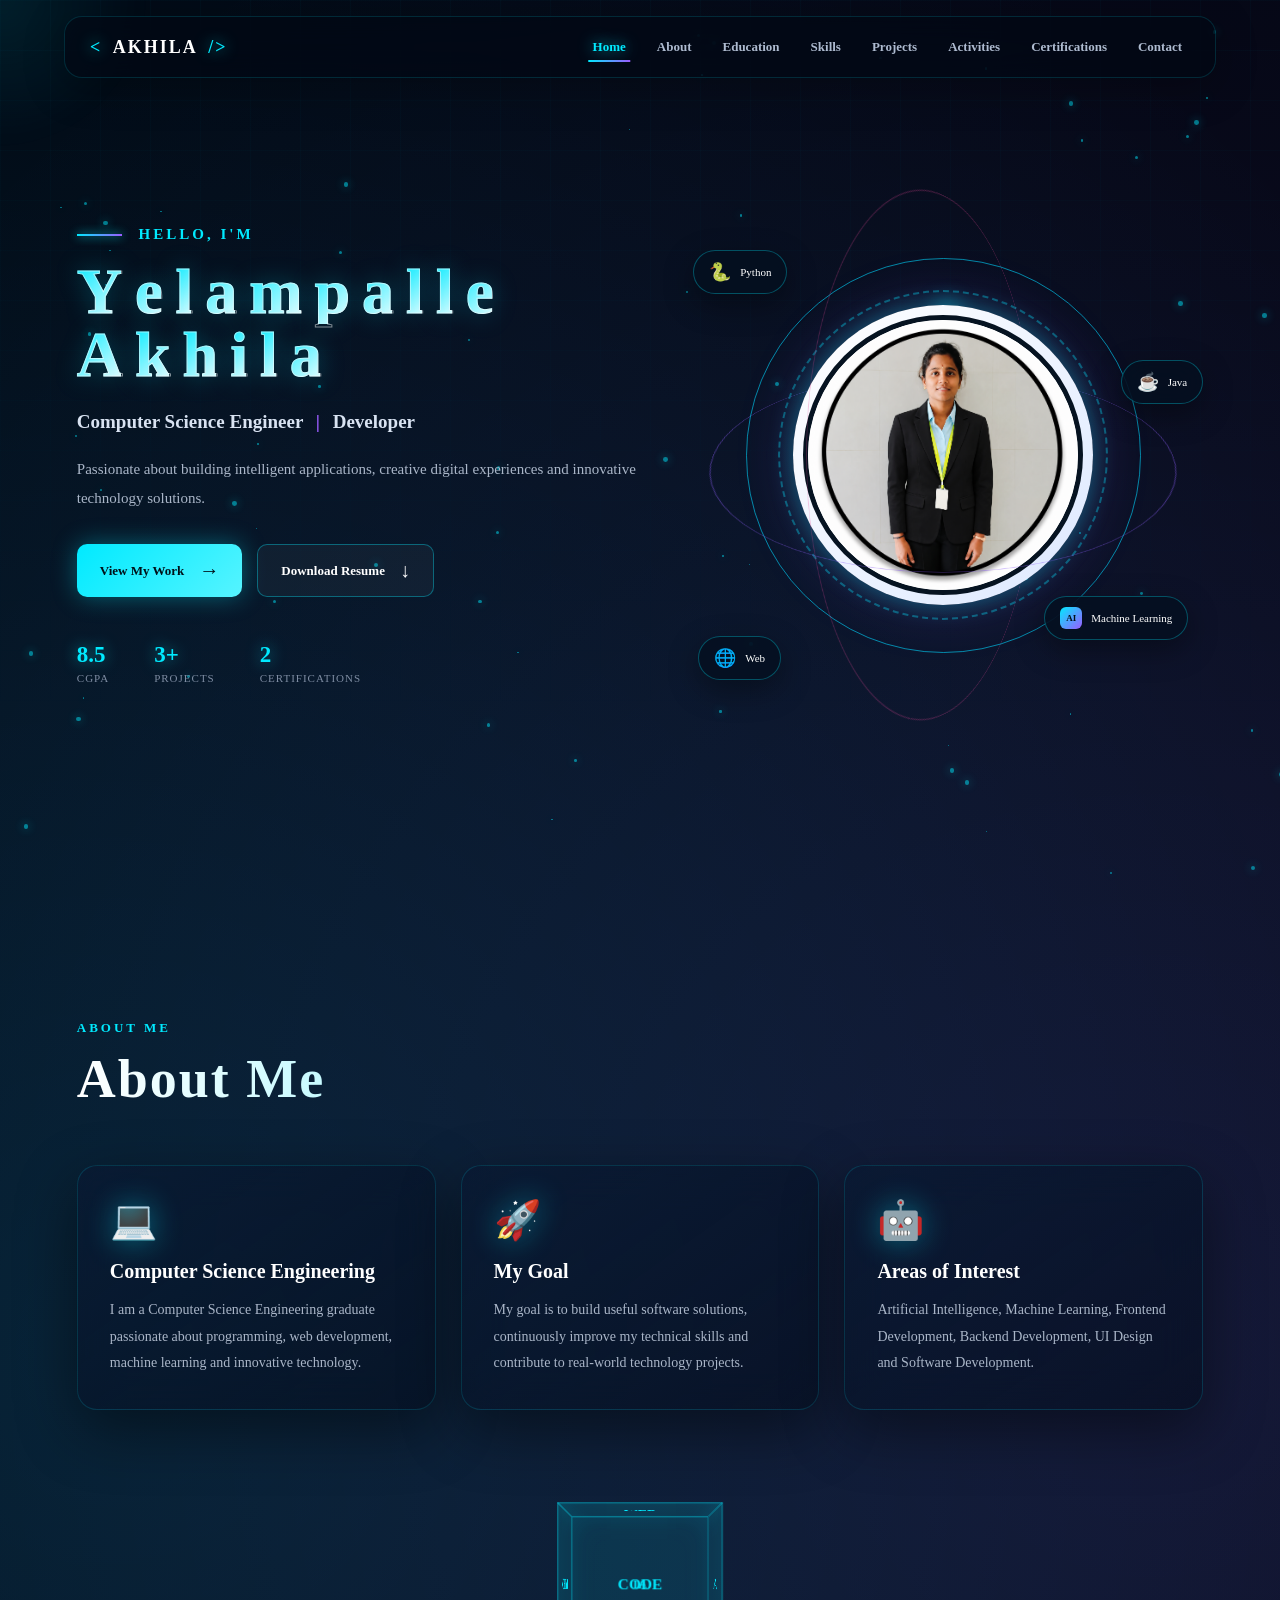
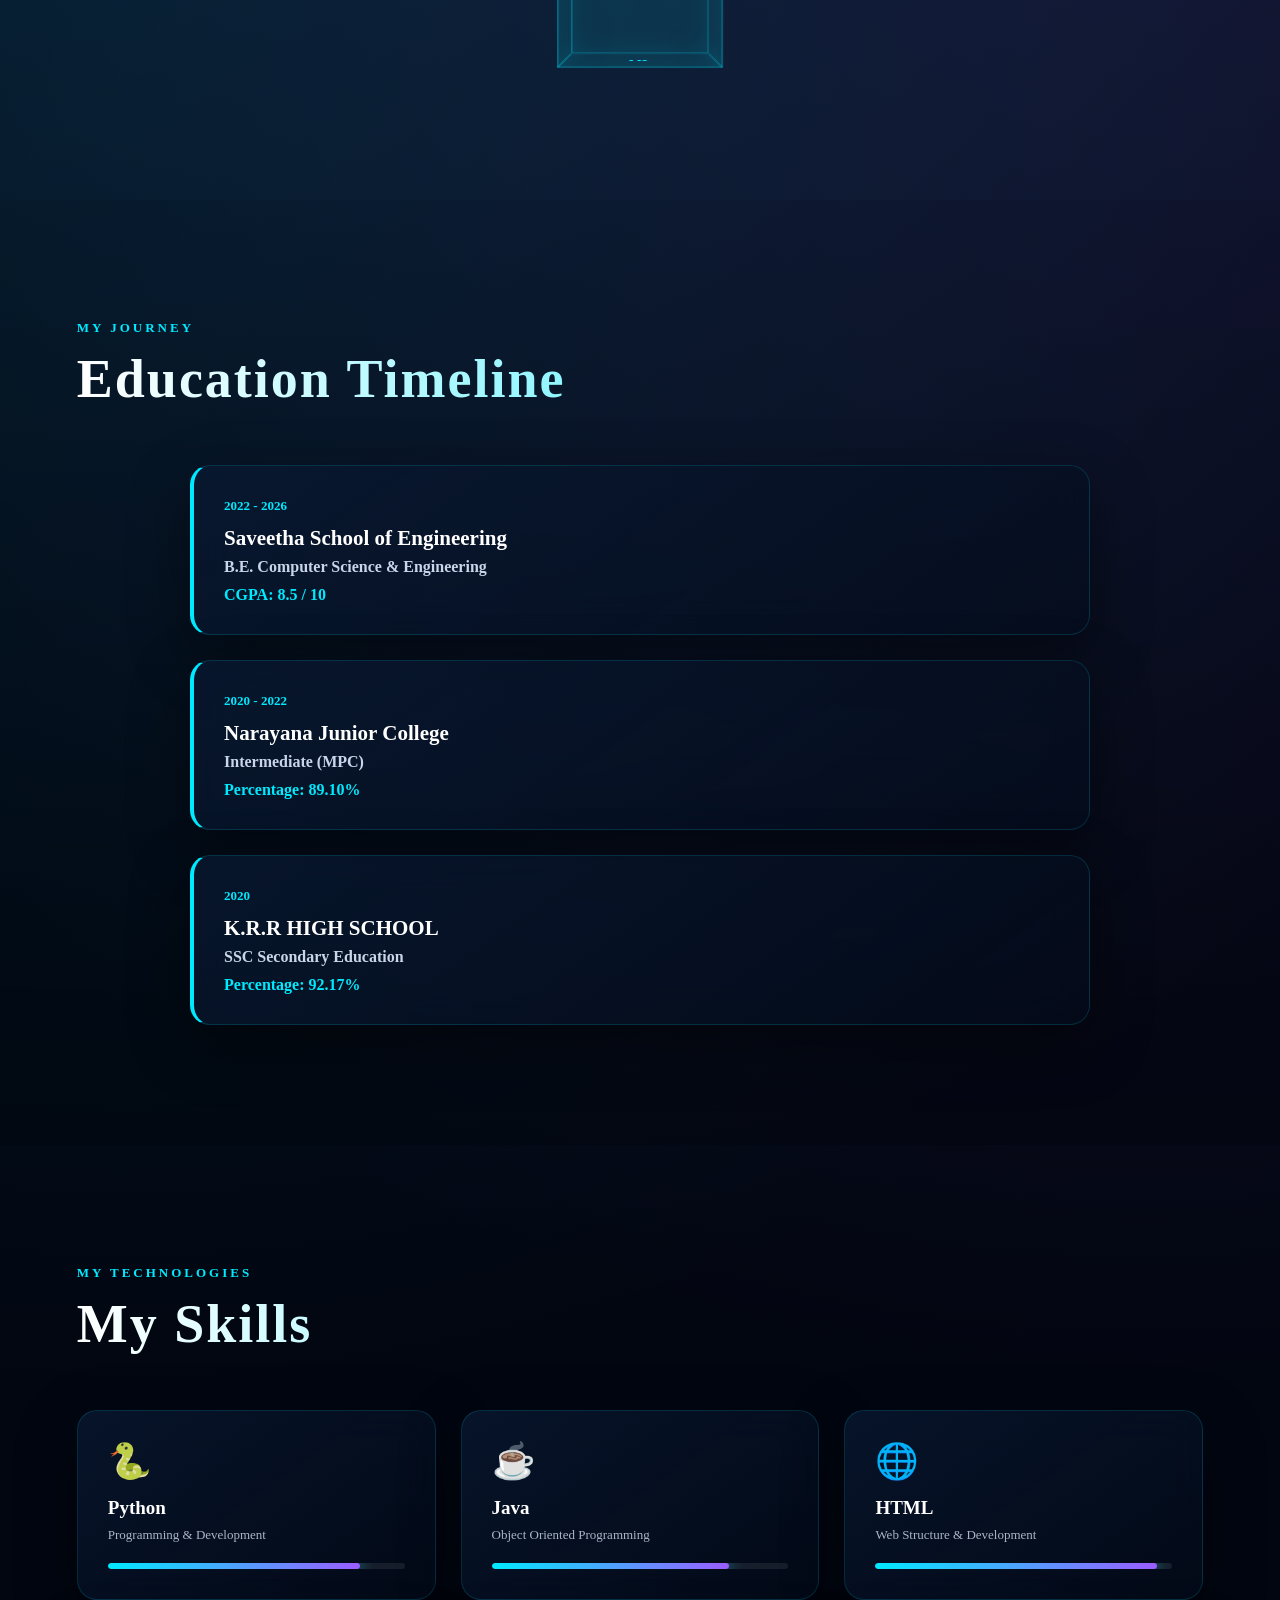
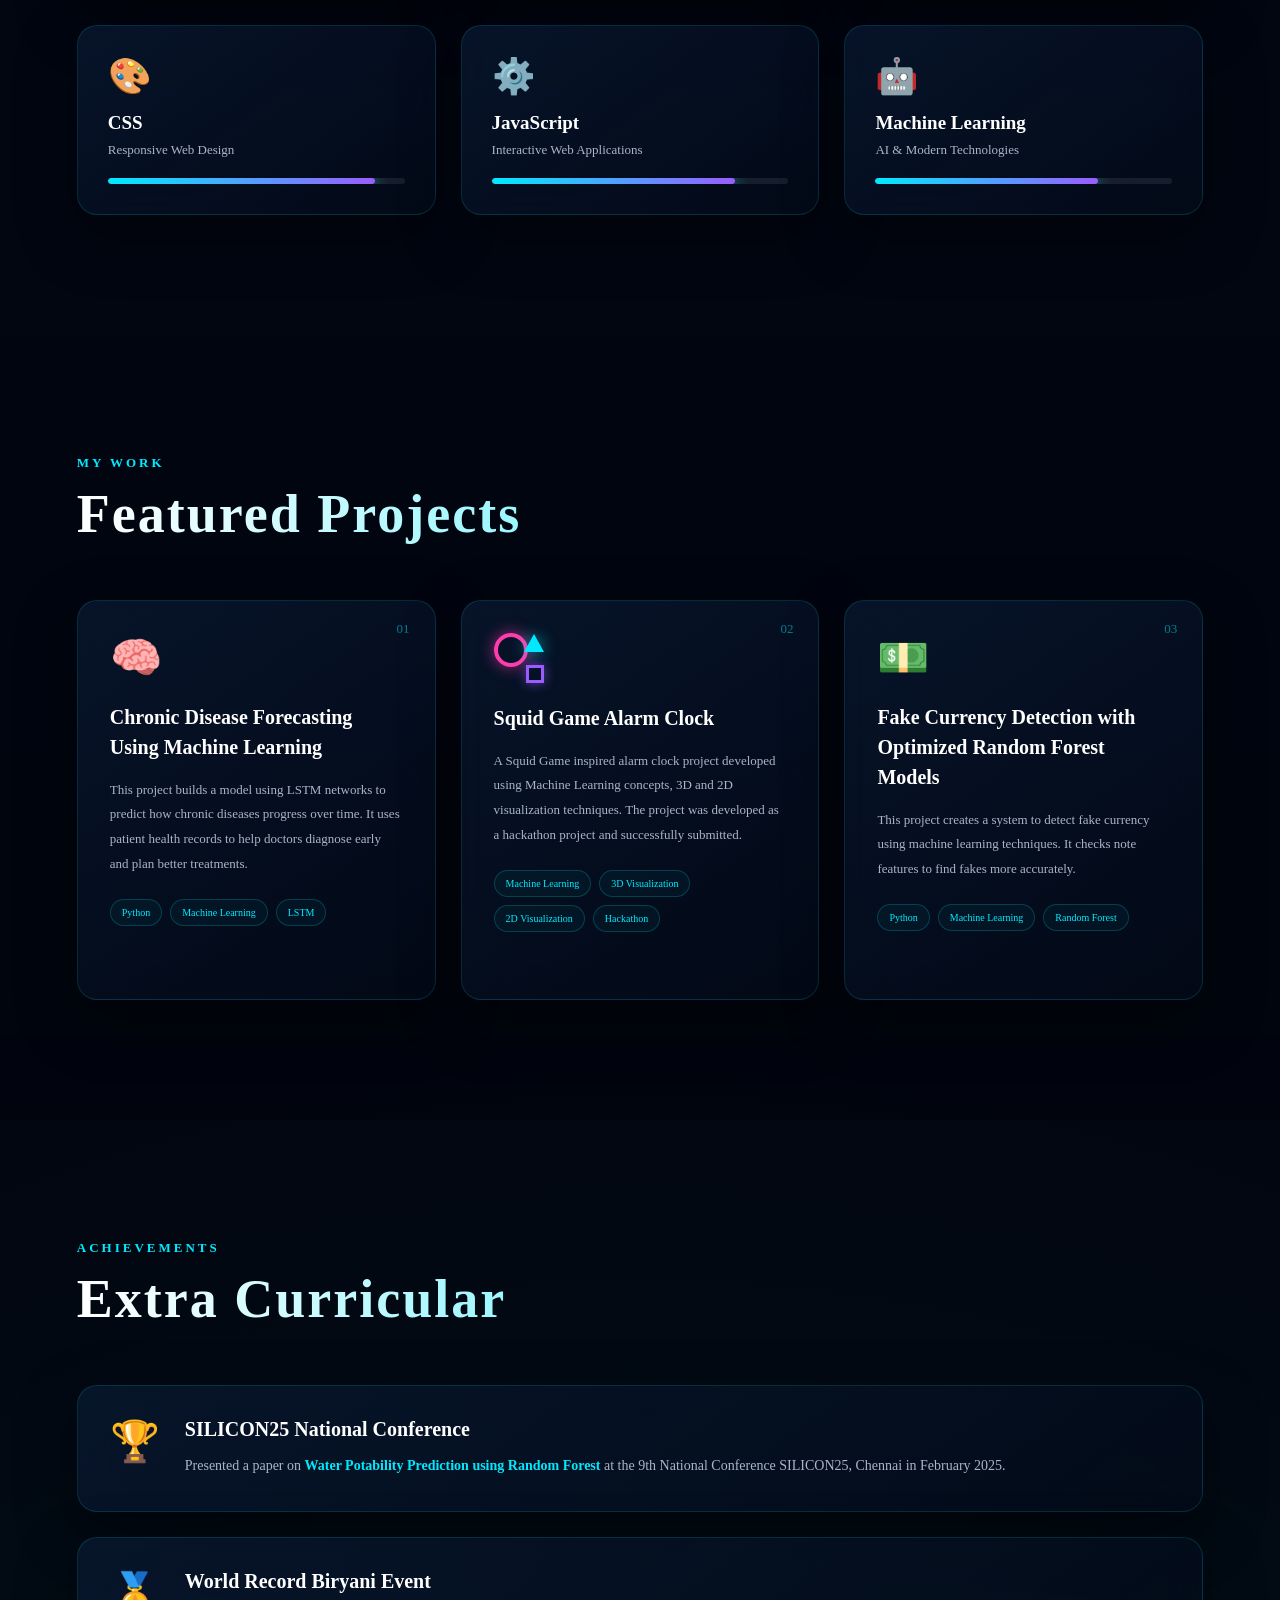
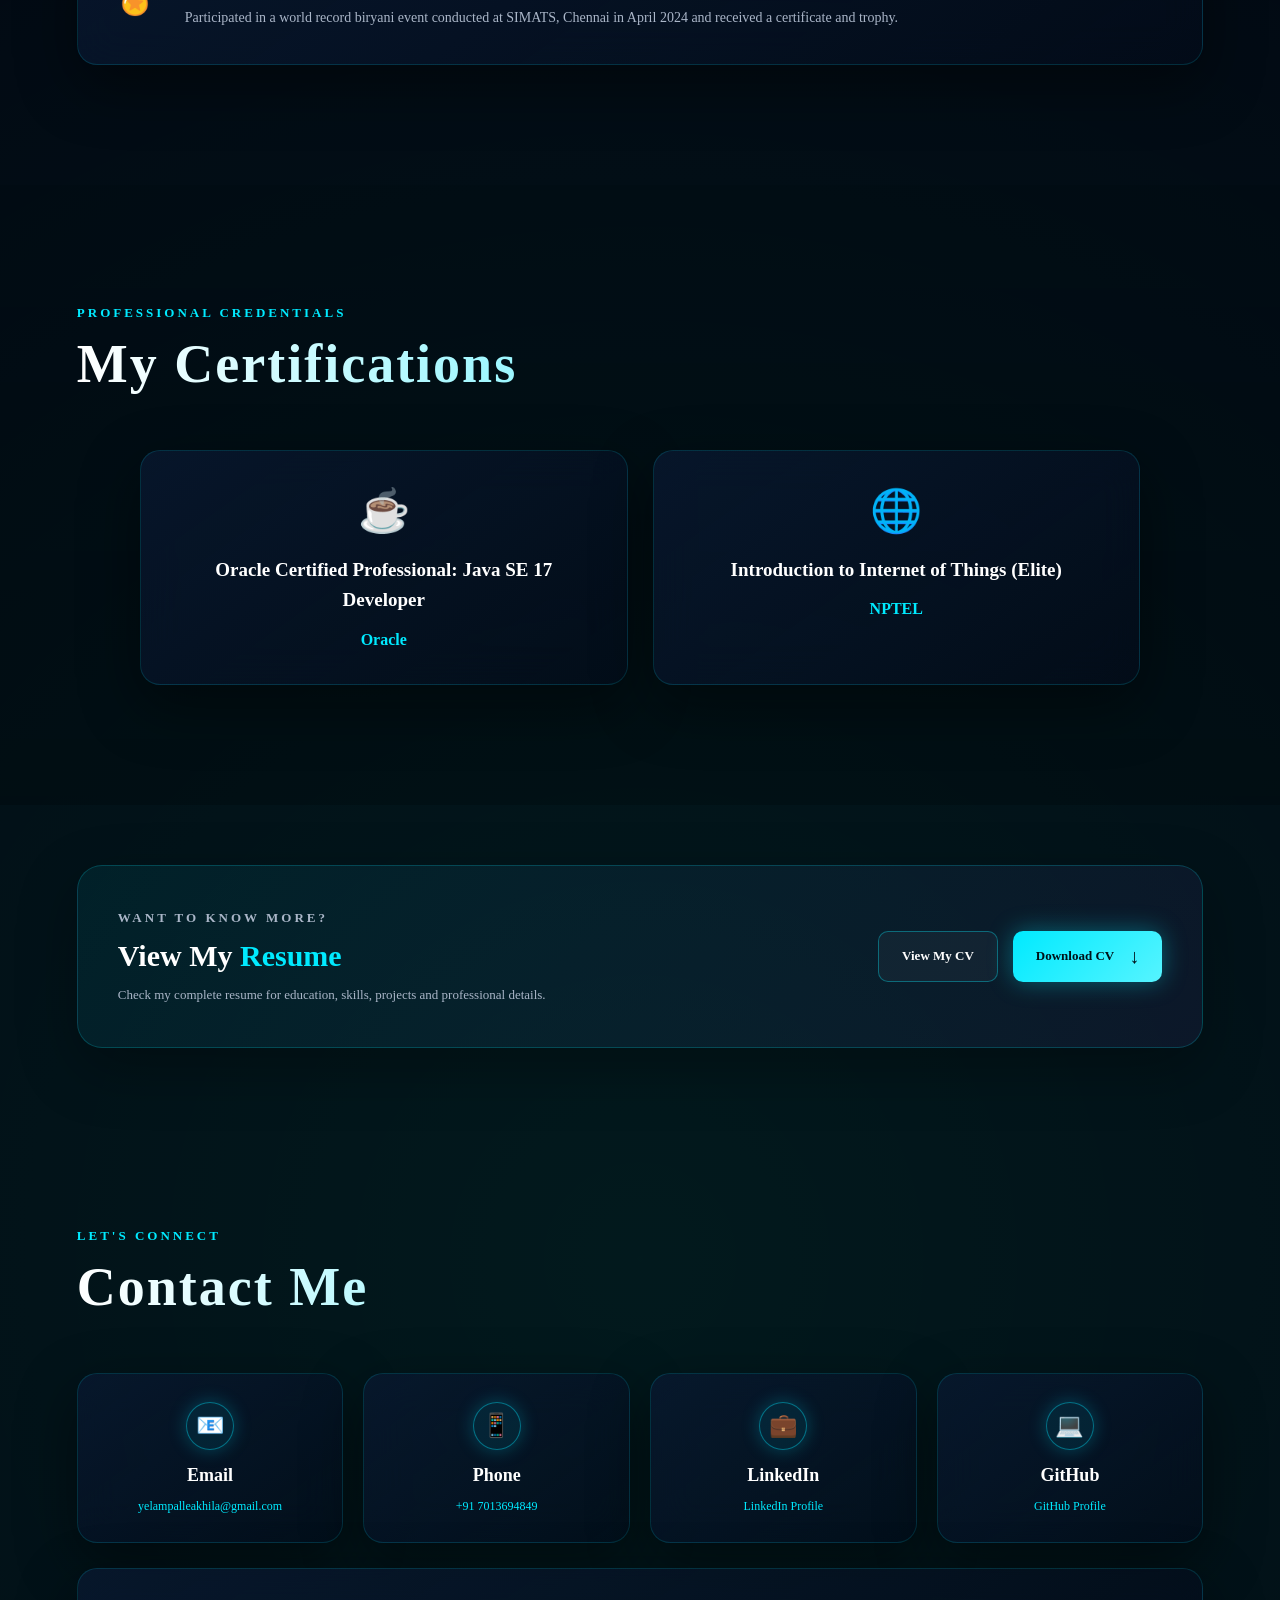
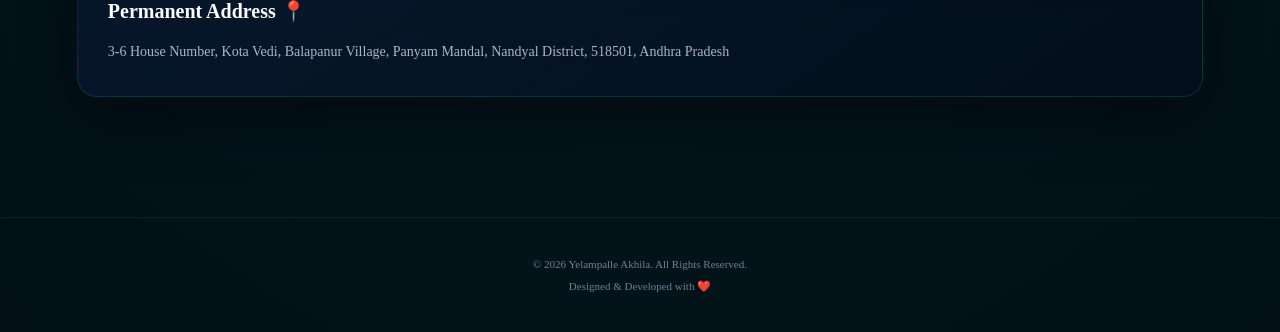
<file: index.html>
<!DOCTYPE html>
<html lang="en">

<head>

    <meta charset="UTF-8">

    <meta name="viewport"
          content="width=device-width, initial-scale=1.0">

    <meta name="description"
          content="Yelampalle Akhila - Computer Science Engineer Portfolio">

    <title> Yelampalle Akhila| Portfolio</title>

    <link rel="preconnect"
          href="https://fonts.googleapis.com">

    <link rel="preconnect"
          href="https://fonts.gstatic.com"
          crossorigin>

    <link href="https://fonts.googleapis.com/css2?family=Orbitron:wght@500;600;700;800;900&family=Poppins:wght@300;400;500;600;700&display=swap"
          rel="stylesheet">

    <link rel="stylesheet"
          href="style.css">

</head>


<body>

<!-- =========================
     BACKGROUND
========================== -->

<div id="particles"></div>

<div class="background-grid"></div>

<div class="mouse-glow"></div>


<!-- =========================
     NAVBAR
========================== -->

<header class="navbar">

    <div class="nav-container">

        <a href="#home"
           class="logo">

            <span class="logo-bracket">&lt;</span>

            AKHILA

            <span class="logo-bracket">/&gt;</span>

        </a>


        <nav id="navMenu">

            <a href="#home"
               class="active">
                Home
            </a>

            <a href="#about">
                About
            </a>

            <a href="#education">
                Education
            </a>

            <a href="#skills">
                Skills
            </a>

            <a href="#projects">
                Projects
            </a>

            <a href="#activities">
                Activities
            </a>

            <a href="#certifications">
                Certifications
            </a>

            <a href="#contact">
                Contact
            </a>

        </nav>


        <button id="menuBtn"
                class="menu-btn">

            <span></span>
            <span></span>
            <span></span>

        </button>

    </div>

</header>



<!-- =========================
     HOME
========================== -->

<section id="home"
         class="section hero">

    <div class="hero-content reveal">

        <p class="hello-text">

            <span class="small-line"></span>

            HELLO, I'M

        </p>


        <!-- NAME -->

        <div class="floating-name">

            <span>Y</span>
            <span>e</span>
            <span>l</span>
            <span>a</span>
            <span>m</span>
            <span>p</span>
            <span>a</span>
            <span>l</span>
            <span>l</span>
            <span>e</span>
            <br>
            <span>A</span>
            <span>k</span>
            <span>h</span>
            <span>i</span>
            <span>l</span>
            <span>a</span>

        </div>


        <p class="hero-role">

            Computer Science Engineer

            <span>|</span>

            Developer

        </p>


        <p class="hero-description">

            Passionate about building intelligent applications,
            creative digital experiences and innovative
            technology solutions.

        </p>


        <div class="hero-buttons">

            <a href="#projects"
               class="btn primary-btn">

                <span>
                    View My Work
                </span>

                <i>
                    →
                </i>

            </a>


            <a href="resume.pdf"
               target="_blank"
               class="btn secondary-btn">

                <span>
                    Download Resume
                </span>

                <i>
                    ↓
                </i>

            </a>

        </div>


        <div class="hero-mini-info">

            <div>

                <strong>
                    8.5
                </strong>

                <span>
                    CGPA
                </span>

            </div>


            <div>

                <strong>
                    3+
                </strong>

                <span>
                    Projects
                </span>

            </div>


            <div>

                <strong>
                    2
                </strong>

                <span>
                    Certifications
                </span>

            </div>

        </div>

    </div>



    <!-- =========================
         PROFILE
    ========================== -->

    <div class="profile-area reveal">

        <div class="profile-scene">


            <div class="orbit orbit-1"></div>

            <div class="orbit orbit-2"></div>

            <div class="orbit orbit-3"></div>

            <div class="energy-ring"></div>


            <div class="floating-label label-python">

                <i>🐍</i>

                Python

            </div>


            <div class="floating-label label-java">

                <i>☕</i>

                Java

            </div>


            <div class="floating-label label-ml">

                <span class="ml-icon">
                    AI
                </span>

                Machine Learning

            </div>


            <div class="floating-label label-web">

                <i>🌐</i>

                Web

            </div>


            <!-- PROFILE CARD -->

            <div class="profile-card">

                <div class="profile-image-wrapper">

                    <img src="akhila.png"
                         alt="Yelampalle Akhila"
                         class="profile-image">

                </div>

            </div>

        </div>

    </div>

</section>



<!-- =========================
     ABOUT
========================== -->

<section id="about"
         class="section">

    <div class="section-title reveal">

        <p>
            ABOUT ME
        </p>

        <h2>
            About <span>Me</span>
        </h2>

    </div>


    <div class="about-grid">


        <div class="glass-card tilt-card reveal">

            <div class="about-icon">
                💻
            </div>

            <h3>
                Computer Science Engineering
            </h3>

            <p>

                I am a Computer Science Engineering graduate
                passionate about programming, web development,
                machine learning and innovative technology.

            </p>

        </div>


        <div class="glass-card tilt-card reveal">

            <div class="about-icon">
                🚀
            </div>

            <h3>
                My Goal
            </h3>

            <p>

                My goal is to build useful software solutions,
                continuously improve my technical skills and
                contribute to real-world technology projects.

            </p>

        </div>


        <div class="glass-card tilt-card reveal">

            <div class="about-icon">
                🤖
            </div>

            <h3>
                Areas of Interest
            </h3>

            <p>

                Artificial Intelligence, Machine Learning,
                Frontend Development, Backend Development,
                UI Design and Software Development.

            </p>

        </div>


    </div>


    <!-- 3D CUBE -->

    <div class="cube-container reveal">

        <div class="cube">

            <div class="cube-face front">
                CODE
            </div>

            <div class="cube-face back">
                AI
            </div>

            <div class="cube-face right">
                JAVA
            </div>

            <div class="cube-face left">
                PYTHON
            </div>

            <div class="cube-face top">
                WEB
            </div>

            <div class="cube-face bottom">
                ML
            </div>

        </div>

    </div>

</section>



<!-- =========================
     EDUCATION
========================== -->

<section id="education"
         class="section dark-section">

    <div class="section-title reveal">

        <p>
            MY JOURNEY
        </p>

        <h2>
            Education <span>Timeline</span>
        </h2>

    </div>


    <div class="education-timeline">


        <div class="education-card tilt-card reveal">

            <span class="education-year">
                2022 - 2026
            </span>

            <h3>
                Saveetha School of Engineering
            </h3>

            <h4>
                B.E. Computer Science & Engineering
            </h4>

            <p>
                CGPA: 8.5 / 10
            </p>

        </div>


        <div class="education-card tilt-card reveal">

            <span class="education-year">
                2020 - 2022
            </span>

            <h3>
                Narayana Junior College
            </h3>

            <h4>
                Intermediate (MPC)
            </h4>

            <p>
                Percentage: 89.10%
            </p>

        </div>


        <div class="education-card tilt-card reveal">

            <span class="education-year">
                2020
            </span>

            <h3>
                K.R.R HIGH SCHOOL
            </h3>

            <h4>
                SSC Secondary Education
            </h4>

            <p>
                Percentage: 92.17%
            </p>

        </div>

    </div>

</section>



<!-- =========================
     SKILLS
========================== -->

<section id="skills"
         class="section">

    <div class="section-title reveal">

        <p>
            MY TECHNOLOGIES
        </p>

        <h2>
            My <span>Skills</span>
        </h2>

    </div>


    <div class="skills-grid">


        <div class="skill-card tilt-card reveal">

            <div class="skill-icon">
                🐍
            </div>

            <h3>
                Python
            </h3>

            <p>
                Programming & Development
            </p>

            <div class="skill-bar">
                <span style="width:85%;"></span>
            </div>

        </div>


        <div class="skill-card tilt-card reveal">

            <div class="skill-icon">
                ☕
            </div>

            <h3>
                Java
            </h3>

            <p>
                Object Oriented Programming
            </p>

            <div class="skill-bar">
                <span style="width:80%;"></span>
            </div>

        </div>


        <div class="skill-card tilt-card reveal">

            <div class="skill-icon">
                🌐
            </div>

            <h3>
                HTML
            </h3>

            <p>
                Web Structure & Development
            </p>

            <div class="skill-bar">
                <span style="width:95%;"></span>
            </div>

        </div>


        <div class="skill-card tilt-card reveal">

            <div class="skill-icon">
                🎨
            </div>

            <h3>
                CSS
            </h3>

            <p>
                Responsive Web Design
            </p>

            <div class="skill-bar">
                <span style="width:90%;"></span>
            </div>

        </div>


        <div class="skill-card tilt-card reveal">

            <div class="skill-icon">
                ⚙️
            </div>

            <h3>
                JavaScript
            </h3>

            <p>
                Interactive Web Applications
            </p>

            <div class="skill-bar">
                <span style="width:82%;"></span>
            </div>

        </div>


        <div class="skill-card tilt-card reveal">

            <div class="skill-icon">
                🤖
            </div>

            <h3>
                Machine Learning
            </h3>

            <p>
                AI & Modern Technologies
            </p>

            <div class="skill-bar">
                <span style="width:75%;"></span>
            </div>

        </div>

    </div>

</section>



<!-- =========================
     PROJECTS
========================== -->

<section id="projects"
         class="section dark-section">

    <div class="section-title reveal">

        <p>
            MY WORK
        </p>

        <h2>
            Featured <span>Projects</span>
        </h2>

    </div>


    <div class="projects-grid">


        <!-- PROJECT 1 -->

        <div class="project-card tilt-card reveal">

            <div class="project-number">
                01
            </div>

            <div class="project-icon">
                🧠
            </div>

            <h3>
                Chronic Disease Forecasting Using Machine Learning
            </h3>

            <p>

                This project builds a model using LSTM networks
                to predict how chronic diseases progress over time.
                It uses patient health records to help doctors
                diagnose early and plan better treatments.

            </p>

            <div class="project-tags">

                <span>
                    Python
                </span>

                <span>
                    Machine Learning
                </span>

                <span>
                    LSTM
                </span>

            </div>

        </div>



        <!-- PROJECT 2 -->

        <div class="project-card tilt-card reveal">

            <div class="project-number">
                02
            </div>

            <div class="squid-logo">

                <span class="circle"></span>

                <span class="triangle"></span>

                <span class="square"></span>

            </div>

            <h3>
                Squid Game Alarm Clock
            </h3>

            <p>

                A Squid Game inspired alarm clock project
                developed using Machine Learning concepts,
                3D and 2D visualization techniques.
                The project was developed as a hackathon project
                and successfully submitted.

            </p>

            <div class="project-tags">

                <span>
                    Machine Learning
                </span>

                <span>
                    3D Visualization
                </span>

                <span>
                    2D Visualization
                </span>

                <span>
                    Hackathon
                </span>

            </div>

        </div>



        <!-- PROJECT 3 -->

        <div class="project-card tilt-card reveal">

            <div class="project-number">
                03
            </div>

            <div class="project-icon">
                💵
            </div>

            <h3>
                Fake Currency Detection with Optimized Random Forest Models
            </h3>

            <p>

                This project creates a system to detect fake currency
                using machine learning techniques.
                It checks note features to find fakes more accurately.

            </p>

            <div class="project-tags">

                <span>
                    Python
                </span>

                <span>
                    Machine Learning
                </span>

                <span>
                    Random Forest
                </span>

            </div>

        </div>

    </div>

</section>



<!-- =========================
     ACTIVITIES
========================== -->

<section id="activities"
         class="section">

    <div class="section-title reveal">

        <p>
            ACHIEVEMENTS
        </p>

        <h2>
            Extra <span>Curricular</span>
        </h2>

    </div>


    <div class="activity-grid">


        <div class="activity-card glass-card tilt-card reveal">

            <div class="activity-icon">
                🏆
            </div>

            <div>

                <h3>
                    SILICON25 National Conference
                </h3>

                <p>

                    Presented a paper on
                    <strong>
                        Water Potability Prediction using Random Forest
                    </strong>
                    at the 9th National Conference SILICON25,
                    Chennai in February 2025.

                </p>

            </div>

        </div>



        <div class="activity-card glass-card tilt-card reveal">

            <div class="activity-icon">
                🏅
            </div>

            <div>

                <h3>
                    World Record Biryani Event
                </h3>

                <p>

                    Participated in a world record biryani event
                    conducted at SIMATS, Chennai in April 2024
                    and received a certificate and trophy.

                </p>

            </div>

        </div>

    </div>

</section>



<!-- =========================
     CERTIFICATIONS
========================== -->

<section id="certifications"
         class="section dark-section">

    <div class="section-title reveal">

        <p>
            PROFESSIONAL CREDENTIALS
        </p>

        <h2>
            My <span>Certifications</span>
        </h2>

    </div>


    <div class="certificate-grid">


        <div class="certificate-card tilt-card reveal">

            <div class="certificate-icon">
                ☕
            </div>

            <h3>
                Oracle Certified Professional:
                Java SE 17 Developer
            </h3>

            <p>
                Oracle
            </p>

        </div>


        <div class="certificate-card tilt-card reveal">

            <div class="certificate-icon">
                🌐
            </div>

            <h3>
                Introduction to Internet of Things
                (Elite)
            </h3>

            <p>
                NPTEL
            </p>

        </div>

    </div>

</section>



<!-- =========================
     RESUME
========================== -->

<section class="cv-section">

    <div class="cv-card reveal">

        <div>

            <p class="cv-small">
                WANT TO KNOW MORE?
            </p>

            <h2>
                View My <span>Resume</span>
            </h2>

            <p>

                Check my complete resume for education,
                skills, projects and professional details.

            </p>

        </div>


        <div class="cv-buttons">

            <a href="resume.pdf"
               target="_blank"
               class="btn secondary-btn">

                View My CV

            </a>


            <a href="resume.pdf"
               download="Akhila-CV.pdf"
               class="btn primary-btn">

                Download CV

                <i>
                    ↓
                </i>

            </a>

        </div>

    </div>

</section>



<!-- =========================
     CONTACT
========================== -->

<section id="contact"
         class="section">

    <div class="section-title reveal">

        <p>
            LET'S CONNECT
        </p>

        <h2>
            Contact <span>Me</span>
        </h2>

    </div>


    <div class="contact-grid">


        <div class="contact-card tilt-card reveal">

            <div class="contact-icon">
                📧
            </div>

            <h3>
                Email
            </h3>

            <a href="mailto:yelampalleakhila@gmail.com">
                yelampalleakhila@gmail.com
            </a>

        </div>


        <div class="contact-card tilt-card reveal">

            <div class="contact-icon">
                📱
            </div>

            <h3>
                Phone
            </h3>

            <a href="tel:+917013694849">
                +91 7013694849
            </a>

        </div>


        <div class="contact-card tilt-card reveal">

            <div class="contact-icon">
                💼
            </div>

            <h3>
                LinkedIn
            </h3>

            <a href="https://www.linkedin.com/in/yelampalle-akhila-b44341202"
               target="_blank">

                LinkedIn Profile

            </a>

        </div>


        <div class="contact-card tilt-card reveal">

            <div class="contact-icon">
                💻
            </div>

            <h3>
                GitHub
            </h3>

            <a href="https://github.com/yelampalli"
               target="_blank">

                GitHub Profile

            </a>

        </div>

    </div>


    <div class="address-card glass-card reveal">

        <h3>
           Permanent Address 📍
        </h3>

        <p>

            3-6 House Number, Kota Vedi,
            Balapanur Village,
            Panyam Mandal,
            Nandyal District,
            518501,
            Andhra Pradesh

        </p>

    </div>

</section>



<!-- =========================
     FOOTER
========================== -->

<footer>

    <p>
        © 2026 Yelampalle Akhila.
        All Rights Reserved.
    </p>

    <p>
        Designed & Developed with ❤️
    </p>

</footer>



<button id="topBtn">
    ↑
</button>



<script src="script.js"></script>

</body>

</html>
</file>
<file: style.css>
/* =====================================================
   GLOBAL SETTINGS
   ENTIRE WEBSITE = TIMES NEW ROMAN
===================================================== */

* {
    margin: 0;
    padding: 0;
    box-sizing: border-box;

    font-family:
        "Times New Roman",
        Times,
        serif !important;
}

html {
    scroll-behavior: smooth;
}

body {
    color: #ffffff;

    background:
        radial-gradient(
            circle at 10% 20%,
            rgba(0, 212, 255, 0.13),
            transparent 30%
        ),
        radial-gradient(
            circle at 90% 20%,
            rgba(155, 89, 255, 0.13),
            transparent 30%
        ),
        radial-gradient(
            circle at 50% 90%,
            rgba(0, 255, 170, 0.08),
            transparent 30%
        ),
        #020611;

    overflow-x: hidden;
}


/* =====================================================
   VARIABLES
===================================================== */

:root {

    --cyan: #00eaff;
    --blue: #008cff;
    --purple: #9b5cff;
    --pink: #ff3cac;
    --green: #00ffb3;

    --text: #ffffff;
    --muted: #aab6c8;

    --glass: rgba(8, 18, 38, 0.58);

    --border: rgba(0, 234, 255, 0.18);

    --shadow:
        0 20px 60px rgba(0, 0, 0, 0.45);
}


/* =====================================================
   SELECTION
===================================================== */

::selection {
    background: var(--cyan);
    color: #020611;
}


/* =====================================================
   BACKGROUND GRID
===================================================== */

.background-grid {
    position: fixed;

    inset: 0;

    pointer-events: none;

    z-index: -5;

    background-image:
        linear-gradient(
            rgba(0, 234, 255, 0.025) 1px,
            transparent 1px
        ),
        linear-gradient(
            90deg,
            rgba(0, 234, 255, 0.025) 1px,
            transparent 1px
        );

    background-size: 50px 50px;

    mask-image:
        linear-gradient(
            to bottom,
            black 0%,
            transparent 85%
        );
}


/* =====================================================
   MOUSE GLOW
===================================================== */

.mouse-glow {
    position: fixed;

    width: 300px;
    height: 300px;

    border-radius: 50%;

    pointer-events: none;

    z-index: -1;

    background:
        radial-gradient(
            circle,
            rgba(0, 234, 255, 0.09),
            transparent 68%
        );

    transform:
        translate(-50%, -50%);

    filter: blur(10px);
}


/* =====================================================
   PARTICLES
===================================================== */

#particles {
    position: fixed;

    inset: 0;

    z-index: -2;

    pointer-events: none;
}

.particle {
    position: absolute;

    display: block;

    border-radius: 50%;

    background: var(--cyan);

    box-shadow:
        0 0 10px var(--cyan);

    opacity: 0.5;

    animation:
        particleFloat
        linear
        infinite;
}

@keyframes particleFloat {

    0% {
        transform:
            translate3d(0, 0, 0);

        opacity: 0;
    }

    20% {
        opacity: 0.6;
    }

    80% {
        opacity: 0.5;
    }

    100% {
        transform:
            translate3d(30px, -120px, 0);

        opacity: 0;
    }
}


/* =====================================================
   NAVBAR
===================================================== */

.navbar {
    position: fixed;

    top: 0;
    left: 0;

    width: 100%;

    z-index: 1000;

    padding: 16px 5%;
}

.nav-container {
    max-width: 1400px;

    margin: auto;

    padding: 12px 20px;

    display: flex;

    align-items: center;

    justify-content: space-between;

    border:
        1px solid
        rgba(0, 234, 255, 0.15);

    border-radius: 18px;

    background:
        rgba(2, 8, 20, 0.68);

    backdrop-filter:
        blur(20px);

    box-shadow:
        0 10px 40px
        rgba(0, 0, 0, 0.25);
}


/* =====================================================
   LOGO
===================================================== */

.logo {
    text-decoration: none;

    color: white;

    font-weight: 900;

    font-size: 18px;

    letter-spacing: 2px;
}

.logo-bracket {
    color: var(--cyan);

    text-shadow:
        0 0 15px var(--cyan);

    margin: 0 5px;
}


/* =====================================================
   NAVIGATION
===================================================== */

.navbar nav {
    display: flex;

    gap: 5px;
}

.navbar nav a {
    position: relative;

    padding: 10px 13px;

    color: #aebbd0;

    text-decoration: none;

    font-size: 13px;

    font-weight: 600;

    transition: 0.3s;
}

.navbar nav a:hover,
.navbar nav a.active {
    color: var(--cyan);

    text-shadow:
        0 0 15px
        rgba(0, 234, 255, 0.8);
}

.navbar nav a::after {
    content: "";

    position: absolute;

    left: 50%;
    bottom: 3px;

    width: 0;
    height: 2px;

    background:
        linear-gradient(
            90deg,
            var(--cyan),
            var(--purple)
        );

    transform:
        translateX(-50%);

    transition: 0.3s;
}

.navbar nav a:hover::after,
.navbar nav a.active::after {
    width: 70%;
}


/* =====================================================
   MOBILE MENU
===================================================== */

.menu-btn {
    display: none;

    border: 0;

    background: transparent;

    cursor: pointer;
}

.menu-btn span {
    display: block;

    width: 25px;
    height: 2px;

    margin: 5px;

    background: var(--cyan);

    box-shadow:
        0 0 8px var(--cyan);
}


/* =====================================================
   SECTIONS
===================================================== */

.section {
    position: relative;

    max-width: 1400px;

    margin: auto;

    padding: 120px 6%;
}

.dark-section {
    background:
        linear-gradient(
            180deg,
            rgba(0, 0, 0, 0.05),
            rgba(0, 0, 0, 0.18)
        );
}


/* =====================================================
   SECTION TITLES
===================================================== */

.section-title {
    margin-bottom: 55px;
}

.section-title p {
    color: var(--cyan);

    font-size: 13px;

    font-weight: 700;

    letter-spacing: 3px;

    margin-bottom: 12px;

    text-transform: uppercase;
}

.section-title h2 {
    font-size:
        clamp(
            30px,
            5vw,
            54px
        );

    font-weight: 900;

    letter-spacing: 2px;

    background:
        linear-gradient(
            90deg,
            #ffffff,
            var(--cyan),
            #ffffff,
            var(--purple)
        );

    background-size: 300% auto;

    -webkit-background-clip: text;

    -webkit-text-fill-color: transparent;

    animation:
        titleGradient
        5s
        linear
        infinite;
}

.section-title h2 span {
    color: var(--cyan);
}

@keyframes titleGradient {

    0% {
        background-position: 0% center;
    }

    50% {
        background-position: 100% center;
    }

    100% {
        background-position: 0% center;
    }
}


/* =====================================================
   HERO
===================================================== */

.hero {
    min-height: 100vh;

    display: grid;

    grid-template-columns:
        1.05fr 0.95fr;

    align-items: center;

    gap: 40px;

    padding-top: 130px;
}

.hero-content {
    max-width: 700px;
}

.hello-text {
    color: var(--cyan);

    font-size: 15px;

    font-weight: 700;

    letter-spacing: 3px;

    margin-bottom: 18px;

    text-transform: uppercase;
}

.small-line {
    display: inline-block;

    width: 45px;
    height: 2px;

    vertical-align: middle;

    margin-right: 10px;

    background:
        linear-gradient(
            90deg,
            var(--cyan),
            var(--purple)
        );

    box-shadow:
        0 0 10px var(--cyan);
}


/* =====================================================
   NAME
===================================================== */

.floating-name {
    font-size:
        clamp(
            38px,
            5vw,
            65px
        );

    line-height: 0.98;

    font-weight: 900;

    letter-spacing: -2px;

    display: inline-block;

    perspective: 1000px;

    margin-bottom: 25px;
}

.floating-name span {
    display: inline-block;

    position: relative;

    color: transparent;

    -webkit-text-stroke:
        1px rgba(255, 255, 255, 0.5);

    background:
        linear-gradient(
            135deg,
            var(--cyan),
            #ffffff 35%,
            var(--purple) 65%,
            var(--pink)
        );

    background-size: 300% 300%;

    -webkit-background-clip: text;

    background-clip: text;

    filter:
        drop-shadow(
            0 0 12px
            rgba(0, 234, 255, 0.25)
        );

    animation:
        letterFloat
        3.5s
        ease-in-out
        infinite,

        nameColor
        5s
        ease
        infinite;

    transform-style:
        preserve-3d;
}

@keyframes letterFloat {

    0%,
    100% {
        transform:
            translateY(0)
            rotateX(0deg)
            rotateY(0deg)
            translateZ(0);
    }

    50% {
        transform:
            translateY(-10px)
            rotateX(5deg)
            rotateY(-5deg)
            translateZ(18px);
    }
}

@keyframes nameColor {

    0% {
        background-position: 0% 50%;
    }

    50% {
        background-position: 100% 50%;
    }

    100% {
        background-position: 0% 50%;
    }
}


/* =====================================================
   HERO ROLE
===================================================== */

.hero-role {
    color: #d9e3f2;

    font-size: 19px;

    font-weight: 600;

    margin-bottom: 22px;
}

.hero-role span {
    color: var(--purple);

    margin: 0 8px;
}

.hero-description {
    max-width: 650px;

    color: var(--muted);

    line-height: 1.9;

    font-size: 15px;

    margin-bottom: 32px;
}


/* =====================================================
   BUTTONS
===================================================== */

.hero-buttons {
    display: flex;

    gap: 15px;

    flex-wrap: wrap;
}

.btn {
    display: inline-flex;

    align-items: center;

    gap: 15px;

    padding: 14px 23px;

    border-radius: 10px;

    text-decoration: none;

    font-weight: 700;

    font-size: 13px;

    transition: 0.35s;
}

.btn i {
    font-size: 20px;

    font-style: normal;
}

.primary-btn {
    color: #001018;

    background:
        linear-gradient(
            135deg,
            var(--cyan),
            #56f4ff
        );

    box-shadow:
        0 0 25px
        rgba(0, 234, 255, 0.35);
}

.primary-btn:hover {
    transform:
        translateY(-5px)
        scale(1.03);

    box-shadow:
        0 0 45px
        rgba(0, 234, 255, 0.6);
}

.secondary-btn {
    color: white;

    border:
        1px solid
        rgba(0, 234, 255, 0.35);

    background:
        rgba(255, 255, 255, 0.04);
}

.secondary-btn:hover {
    border-color:
        var(--cyan);

    color:
        var(--cyan);

    transform:
        translateY(-5px);

    box-shadow:
        0 0 25px
        rgba(0, 234, 255, 0.15);
}


/* =====================================================
   HERO STATS
===================================================== */

.hero-mini-info {
    display: flex;

    gap: 45px;

    margin-top: 45px;
}

.hero-mini-info div {
    display: flex;

    flex-direction: column;
}

.hero-mini-info strong {
    font-size: 23px;

    color: var(--cyan);

    font-weight: 900;

    text-shadow:
        0 0 15px
        rgba(0, 234, 255, 0.6);
}

.hero-mini-info span {
    color: #7f8da3;

    font-size: 11px;

    margin-top: 4px;

    text-transform: uppercase;

    letter-spacing: 1px;
}


/* =====================================================
   PROFILE AREA
===================================================== */

.profile-area {
    display: flex;

    justify-content: center;

    align-items: center;

    min-height: 600px;
}

.profile-scene {
    position: relative;

    width: 520px;
    height: 520px;

    display: flex;

    justify-content: center;

    align-items: center;

    perspective: 1200px;

    transform-style:
        preserve-3d;
}


/* =====================================================
   PROFILE CARD
===================================================== */

.profile-card {
    position: relative;

    width: 300px;
    height: 300px;

    border-radius: 50%;

    display: flex;

    justify-content: center;

    align-items: center;

    background:
        linear-gradient(
            135deg,
            #ffffff,
            #dce8ff
        );

    box-shadow:
        0 0 25px rgba(0, 234, 255, 0.35),
        0 0 60px rgba(155, 92, 255, 0.2);

    transform-style:
        preserve-3d;

    z-index: 5;
}

.profile-image-wrapper {
    width: 280px;
    height: 280px;

    border-radius: 50%;

    overflow: hidden;

    border:
        5px solid #061321;

    background: #ffffff;

    position: relative;

    z-index: 10;
}


/* =====================================================
   PHOTO NEVER ROTATES
===================================================== */

.profile-image {
    width: 100%;
    height: 100%;

    display: block;

    object-fit: cover;

    border-radius: 50%;

    transform: none !important;

    animation: none !important;

    transition: none !important;
}


/* =====================================================
   ORBITS
===================================================== */

.orbit {
    position: absolute;

    border-radius: 50%;

    pointer-events: none;

    z-index: 1;
}

.orbit-1 {
    width: 395px;
    height: 395px;

    border:
        1px solid
        rgba(0, 217, 255, 0.6);

    animation:
        orbit1
        8s
        linear
        infinite;
}

.orbit-2 {
    width: 460px;
    height: 460px;

    border:
        1px solid
        rgba(139, 92, 246, 0.45);

    transform:
        rotateX(65deg);

    animation:
        orbit2
        12s
        linear
        infinite;
}

.orbit-3 {
    width: 520px;
    height: 520px;

    border:
        1px solid
        rgba(236, 72, 153, 0.3);

    transform:
        rotateY(65deg);

    animation:
        orbit3
        15s
        linear
        infinite;
}

@keyframes orbit1 {

    from {
        transform:
            rotateZ(0deg);
    }

    to {
        transform:
            rotateZ(360deg);
    }
}

@keyframes orbit2 {

    from {
        transform:
            rotateX(65deg)
            rotateZ(0deg);
    }

    to {
        transform:
            rotateX(65deg)
            rotateZ(360deg);
    }
}

@keyframes orbit3 {

    from {
        transform:
            rotateY(65deg)
            rotateZ(0deg);
    }

    to {
        transform:
            rotateY(65deg)
            rotateZ(360deg);
    }
}


/* =====================================================
   ENERGY RING
===================================================== */

.energy-ring {
    position: absolute;

    width: 330px;
    height: 330px;

    border-radius: 50%;

    border:
        2px dashed
        rgba(0, 234, 255, 0.35);

    animation:
        energySpin
        20s
        linear
        infinite;
}

.energy-ring::before {
    content: "";

    position: absolute;

    width: 9px;
    height: 9px;

    top: 15px;
    left: 50%;

    border-radius: 50%;

    background:
        var(--cyan);

    box-shadow:
        0 0 20px
        8px rgba(0, 234, 255, 0.35);
}

@keyframes energySpin {

    from {
        transform:
            rotate(0deg);
    }

    to {
        transform:
            rotate(360deg);
    }
}


/* =====================================================
   FLOATING LABELS
===================================================== */

.floating-label {
    position: absolute;

    z-index: 10;

    display: flex;

    align-items: center;

    gap: 9px;

    padding: 10px 15px;

    border:
        1px solid
        rgba(0, 234, 255, 0.3);

    border-radius: 50px;

    background:
        rgba(4, 15, 32, 0.8);

    backdrop-filter:
        blur(15px);

    color: white;

    font-size: 11px;

    box-shadow:
        0 10px 30px
        rgba(0, 0, 0, 0.35);

    white-space: nowrap;

    transform-style:
        preserve-3d;
}

.floating-label i {
    font-size: 18px;

    font-style: normal;

    color: var(--cyan);
}

.ml-icon {
    width: 22px;
    height: 22px;

    display: grid;

    place-items: center;

    border-radius: 6px;

    background:
        linear-gradient(
            135deg,
            var(--cyan),
            var(--purple)
        );

    color: #001018;

    font-size: 9px;

    font-weight: 900;
}

.label-python {
    top: 55px;
    left: 10px;

    animation:
        labelFloat1
        4s
        ease-in-out
        infinite;
}

.label-java {
    top: 165px;
    right: 0;

    animation:
        labelFloat2
        5s
        ease-in-out
        infinite;
}

.label-ml {
    bottom: 75px;
    right: 15px;

    animation:
        labelFloat3
        4.5s
        ease-in-out
        infinite;
}

.label-web {
    bottom: 35px;
    left: 15px;

    animation:
        labelFloat4
        5s
        ease-in-out
        infinite;
}

@keyframes labelFloat1 {

    0%,
    100% {
        transform:
            translate3d(0, 0, 30px);
    }

    50% {
        transform:
            translate3d(0, -15px, 50px);
    }
}

@keyframes labelFloat2 {

    0%,
    100% {
        transform:
            translate3d(0, 0, 30px);
    }

    50% {
        transform:
            translate3d(10px, -15px, 50px);
    }
}

@keyframes labelFloat3 {

    0%,
    100% {
        transform:
            translate3d(0, 0, 30px);
    }

    50% {
        transform:
            translate3d(-10px, -12px, 50px);
    }
}

@keyframes labelFloat4 {

    0%,
    100% {
        transform:
            translate3d(0, 0, 30px);
    }

    50% {
        transform:
            translate3d(0, -14px, 50px);
    }
}


/* =====================================================
   COMMON CARDS
===================================================== */

.glass-card,
.skill-card,
.project-card,
.education-card,
.certificate-card,
.contact-card,
.family-card,
.address-card {

    background:
        linear-gradient(
            145deg,
            rgba(9, 25, 50, 0.75),
            rgba(4, 12, 28, 0.58)
        );

    border:
        1px solid
        rgba(0, 234, 255, 0.15);

    border-radius: 20px;

    box-shadow:
        var(--shadow);

    backdrop-filter:
        blur(20px);

    transition:
        transform 0.4s ease,
        border-color 0.4s ease,
        box-shadow 0.4s ease;
}

.glass-card:hover,
.skill-card:hover,
.project-card:hover,
.education-card:hover,
.certificate-card:hover,
.contact-card:hover {

    border-color:
        rgba(0, 234, 255, 0.55);

    box-shadow:
        0 20px 60px
        rgba(0, 234, 255, 0.08);
}

.tilt-card {
    transform-style:
        preserve-3d;
}


/* =====================================================
   ABOUT
===================================================== */

.about-grid {
    display: grid;

    grid-template-columns:
        repeat(3, 1fr);

    gap: 25px;
}

.glass-card {
    padding: 32px;
}

.about-icon {
    font-size: 38px;

    margin-bottom: 18px;

    filter:
        drop-shadow(
            0 0 15px
            rgba(0, 234, 255, 0.4)
        );
}

.glass-card h3 {
    font-size: 20px;

    font-weight: 800;

    margin-bottom: 14px;
}

.glass-card p {
    color: var(--muted);

    font-size: 14px;

    line-height: 1.9;
}


/* =====================================================
   3D CUBE
===================================================== */

.cube-container {
    width: 150px;
    height: 150px;

    margin:
        100px auto 20px;

    perspective:
        800px;
}

.cube {
    width: 100%;
    height: 100%;

    position: relative;

    transform-style:
        preserve-3d;

    animation:
        cubeSpin
        12s
        linear
        infinite;
}

.cube-face {
    position: absolute;

    width: 150px;
    height: 150px;

    display: grid;

    place-items: center;

    border:
        1px solid
        rgba(0, 234, 255, 0.4);

    background:
        rgba(0, 234, 255, 0.06);

    color: var(--cyan);

    font-size: 14px;

    font-weight: 800;

    box-shadow:
        inset 0 0 30px
        rgba(0, 234, 255, 0.08);
}

.front {
    transform:
        translateZ(75px);
}

.back {
    transform:
        rotateY(180deg)
        translateZ(75px);
}

.right {
    transform:
        rotateY(90deg)
        translateZ(75px);
}

.left {
    transform:
        rotateY(-90deg)
        translateZ(75px);
}

.top {
    transform:
        rotateX(90deg)
        translateZ(75px);
}

.bottom {
    transform:
        rotateX(-90deg)
        translateZ(75px);
}

@keyframes cubeSpin {

    from {
        transform:
            rotateX(0deg)
            rotateY(0deg);
    }

    to {
        transform:
            rotateX(360deg)
            rotateY(360deg);
    }
}


/* =====================================================
   EDUCATION
===================================================== */

.education-timeline {
    max-width: 900px;

    margin: auto;

    display: grid;

    gap: 25px;
}

.education-card {
    padding: 30px;

    border-left:
        4px solid
        var(--cyan);
}

.education-year {
    display: inline-block;

    color: var(--cyan);

    font-size: 13px;

    font-weight: 700;

    margin-bottom: 12px;
}

.education-card h3 {
    font-size: 21px;

    font-weight: 800;

    margin-bottom: 7px;
}

.education-card h4 {
    color: #c9d5e8;

    font-weight: 600;

    margin-bottom: 10px;
}

.education-card p {
    color: var(--cyan);

    font-weight: 700;
}


/* =====================================================
   SKILLS
===================================================== */

.skills-grid {
    display: grid;

    grid-template-columns:
        repeat(3, 1fr);

    gap: 25px;
}

.skill-card {
    padding: 30px;
}

.skill-icon {
    font-size: 35px;

    margin-bottom: 15px;
}

.skill-card h3 {
    font-size: 19px;

    font-weight: 800;

    margin-bottom: 8px;
}

.skill-card p {
    color: var(--muted);

    font-size: 13px;

    margin-bottom: 20px;
}

.skill-bar {
    height: 6px;

    border-radius: 10px;

    background:
        rgba(255, 255, 255, 0.08);

    overflow: hidden;
}

.skill-bar span {
    display: block;

    height: 100%;

    border-radius: 10px;

    background:
        linear-gradient(
            90deg,
            var(--cyan),
            var(--purple)
        );

    box-shadow:
        0 0 15px
        var(--cyan);
}


/* =====================================================
   PROJECTS
===================================================== */

.projects-grid {
    display: grid;

    grid-template-columns:
        repeat(3, 1fr);

    gap: 25px;
}

.project-card {
    position: relative;

    padding: 32px;

    min-height: 400px;

    overflow: hidden;
}

.project-number {
    position: absolute;

    top: 20px;
    right: 25px;

    font-size: 13px;

    color:
        rgba(0, 234, 255, 0.5);
}

.project-icon {
    font-size: 42px;

    margin-bottom: 20px;
}

.project-card h3 {
    font-size: 20px;

    font-weight: 800;

    line-height: 1.5;

    margin-bottom: 16px;
}

.project-card p {
    color: var(--muted);

    font-size: 13px;

    line-height: 1.9;

    margin-bottom: 22px;
}

.project-tags {
    display: flex;

    flex-wrap: wrap;

    gap: 8px;
}

.project-tags span {
    padding:
        7px 11px;

    border:
        1px solid
        rgba(0, 234, 255, 0.2);

    border-radius: 50px;

    color: var(--cyan);

    font-size: 10px;

    background:
        rgba(0, 234, 255, 0.04);
}


/* =====================================================
   SQUID GAME LOGO
===================================================== */

.squid-logo {
    width: 50px;
    height: 50px;

    position: relative;

    margin-bottom: 20px;
}

.squid-logo .circle {
    position: absolute;

    width: 34px;
    height: 34px;

    border:
        4px solid
        var(--pink);

    border-radius: 50%;

    left: 0;
    top: 0;

    box-shadow:
        0 0 15px
        rgba(255, 60, 172, 0.6);
}

.squid-logo .triangle {
    position: absolute;

    width: 0;
    height: 0;

    border-left:
        10px solid transparent;

    border-right:
        10px solid transparent;

    border-bottom:
        18px solid var(--cyan);

    right: 0;
    top: 1px;

    filter:
        drop-shadow(
            0 0 8px
            rgba(0, 234, 255, 0.7)
        );
}

.squid-logo .square {
    position: absolute;

    width: 18px;
    height: 18px;

    border:
        3px solid
        var(--purple);

    right: 0;
    bottom: 0;

    box-shadow:
        0 0 12px
        rgba(155, 92, 255, 0.6);
}


/* =====================================================
   ACTIVITIES
===================================================== */

.activity-grid {
    display: grid;

    gap: 25px;
}

.activity-card {
    display: flex;

    align-items: flex-start;

    gap: 25px;
}

.activity-icon {
    font-size: 40px;

    flex-shrink: 0;
}

.activity-card h3 {
    font-size: 20px;

    font-weight: 800;

    margin-bottom: 12px;
}

.activity-card strong {
    color: var(--cyan);
}

.activity-card p {
    color: var(--muted);

    line-height: 1.9;

    font-size: 14px;
}


/* =====================================================
   CERTIFICATIONS
===================================================== */

.certificate-grid {
    display: grid;

    grid-template-columns:
        repeat(2, 1fr);

    gap: 25px;

    max-width: 1000px;

    margin: auto;
}

.certificate-card {
    padding: 35px;

    text-align: center;
}

.certificate-icon {
    font-size: 42px;

    margin-bottom: 20px;
}

.certificate-card h3 {
    font-size: 19px;

    font-weight: 800;

    line-height: 1.6;

    margin-bottom: 15px;
}

.certificate-card p {
    color: var(--cyan);

    font-weight: 700;
}


/* =====================================================
   RESUME / CV
===================================================== */

.cv-section {
    max-width: 1400px;

    margin: auto;

    padding:
        60px 6%;
}

.cv-card {
    display: flex;

    align-items: center;

    justify-content: space-between;

    gap: 30px;

    padding: 40px;

    border:
        1px solid
        rgba(0, 234, 255, 0.2);

    border-radius: 25px;

    background:
        linear-gradient(
            135deg,
            rgba(0, 234, 255, 0.07),
            rgba(155, 92, 255, 0.07)
        );

    box-shadow:
        0 20px 60px
        rgba(0, 0, 0, 0.3);
}

.cv-small {
    color: var(--cyan);

    font-size: 11px;

    font-weight: 700;

    letter-spacing: 3px;

    margin-bottom: 10px;
}

.cv-card h2 {
    font-size: 30px;

    font-weight: 900;

    margin-bottom: 10px;
}

.cv-card h2 span {
    color: var(--cyan);
}

.cv-card p {
    color: var(--muted);

    font-size: 13px;

    line-height: 1.8;
}

.cv-buttons {
    display: flex;

    gap: 15px;

    flex-wrap: wrap;
}


/* =====================================================
   CONTACT
===================================================== */

.contact-grid {
    display: grid;

    grid-template-columns:
        repeat(4, 1fr);

    gap: 20px;
}

.contact-card {
    padding: 28px;

    text-align: center;
}

.contact-icon {
    width: 48px;
    height: 48px;

    margin:
        0 auto 15px;

    display: flex;

    align-items: center;

    justify-content: center;

    font-size: 23px;

    border-radius: 50%;

    background:
        rgba(0, 229, 255, 0.08);

    border:
        1px solid
        rgba(0, 229, 255, 0.4);

    box-shadow:
        0 0 18px
        rgba(0, 229, 255, 0.25);
}

.contact-card h3 {
    font-size: 18px;

    font-weight: 800;

    margin-bottom: 10px;
}

.contact-card a {
    color: var(--cyan);

    text-decoration: none;

    font-size: 12px;

    word-break: break-word;
}

.contact-card a:hover {
    text-decoration: underline;
}


/* =====================================================
   FAMILY
===================================================== */

.family-card,
.address-card {
    margin-top: 25px;

    padding: 30px;
}

.family-card h3,
.address-card h3 {
    font-size: 20px;

    font-weight: 800;

    margin-bottom: 15px;
}

.family-card p,
.address-card p {
    color: var(--muted);

    font-size: 14px;

    line-height: 2;
}

.family-card strong {
    color: var(--cyan);
}


/* =====================================================
   FOOTER
===================================================== */

footer {
    padding: 35px 5%;

    text-align: center;

    border-top:
        1px solid
        rgba(255, 255, 255, 0.06);

    color: #718096;

    font-size: 11px;

    line-height: 2;
}


/* =====================================================
   BACK TO TOP
===================================================== */

#topBtn {
    position: fixed;

    right: 25px;
    bottom: 25px;

    width: 50px;
    height: 50px;

    border-radius: 50%;

    border:
        1px solid
        rgba(77, 232, 255, 0.5);

    background:
        rgba(10, 9, 28, 0.85);

    color: var(--cyan);

    font-size: 20px;

    cursor: pointer;

    opacity: 0;

    visibility: hidden;

    transition: 0.3s;

    z-index: 500;
}

#topBtn.show {
    opacity: 1;

    visibility: visible;
}

#topBtn:hover {
    transform:
        translateY(-5px);

    box-shadow:
        0 0 30px
        rgba(77, 232, 255, 0.25);
}


/* =====================================================
   REVEAL ANIMATION
===================================================== */

.reveal {
    opacity: 0;

    transform:
        translateY(40px);

    transition:
        opacity 0.8s ease,
        transform 0.8s ease;
}

.reveal.visible {
    opacity: 1;

    transform:
        translateY(0);
}


/* =====================================================
   RESPONSIVE
===================================================== */

@media (max-width: 1100px) {

    .hero {
        grid-template-columns: 1fr;

        text-align: center;
    }

    .hero-content {
        margin: auto;
    }

    .hero-description {
        margin-left: auto;

        margin-right: auto;
    }

    .hero-buttons {
        justify-content: center;
    }

    .profile-area {
        min-height: 570px;
    }

    .about-grid,
    .skills-grid,
    .projects-grid {
        grid-template-columns:
            repeat(2, 1fr);
    }

    .contact-grid {
        grid-template-columns:
            repeat(2, 1fr);
    }

    .cv-card {
        flex-direction: column;

        text-align: center;
    }

    .cv-buttons {
        justify-content: center;
    }
}


@media (max-width: 800px) {

    .navbar {
        padding:
            10px 4%;
    }

    .nav-container {
        position: relative;
    }

    .menu-btn {
        display: block;
    }

    .navbar nav {
        position: absolute;

        top: 70px;
        left: 0;

        width: 100%;

        display: none;

        flex-direction: column;

        padding: 15px;

        border-radius: 15px;

        background:
            rgba(2, 8, 20, 0.95);

        border:
            1px solid
            rgba(0, 234, 255, 0.15);

        backdrop-filter:
            blur(20px);
    }

    .navbar nav.open {
        display: flex;
    }

    .navbar nav a {
        text-align: center;

        padding: 13px;
    }

    .hero {
        padding-top: 120px;
    }

    .floating-name {
        font-size:
            clamp(
                34px,
                9vw,
                55px
            );
    }

    .about-grid,
    .skills-grid,
    .projects-grid,
    .certificate-grid {
        grid-template-columns: 1fr;
    }

    .contact-grid {
        grid-template-columns:
            repeat(2, 1fr);
    }

    .profile-scene {
        width: 450px;
        height: 450px;
    }

    .profile-card {
        width: 270px;
        height: 270px;
    }

    .profile-image-wrapper {
        width: 250px;
        height: 250px;
    }

    .orbit-1 {
        width: 350px;
        height: 350px;
    }

    .orbit-2 {
        width: 400px;
        height: 400px;
    }

    .orbit-3 {
        width: 450px;
        height: 450px;
    }

    .energy-ring {
        width: 300px;
        height: 300px;
    }
}


@media (max-width: 600px) {

    .section {
        padding:
            85px 5%;
    }

    .section-title {
        margin-bottom: 35px;
    }

    .section-title h2 {
        font-size: 30px;
    }

    .hero {
        min-height: auto;

        padding-top: 120px;
    }

    .hero-role {
        font-size: 14px;

        line-height: 2;
    }

    .hero-role span {
        margin:
            0 3px;
    }

    .hero-description {
        font-size: 13px;
    }

    .hero-mini-info {
        justify-content: center;

        gap: 25px;
    }

    .hero-mini-info strong {
        font-size: 19px;
    }

    .profile-area {
        min-height: 480px;
    }

    .profile-scene {
        width: 350px;
        height: 430px;

        transform:
            scale(0.82);
    }

    .contact-grid {
        grid-template-columns: 1fr;
    }

    .activity-card {
        flex-direction: column;
    }

    .cv-card {
        padding: 25px;
    }

    .cv-card h2 {
        font-size: 24px;
    }
}


@media (prefers-reduced-motion: reduce) {

    *,
    *::before,
    *::after {
        animation-duration:
            0.01ms !important;

        animation-iteration-count:
            1 !important;

        scroll-behavior:
            auto !important;
    }
}
</file>
